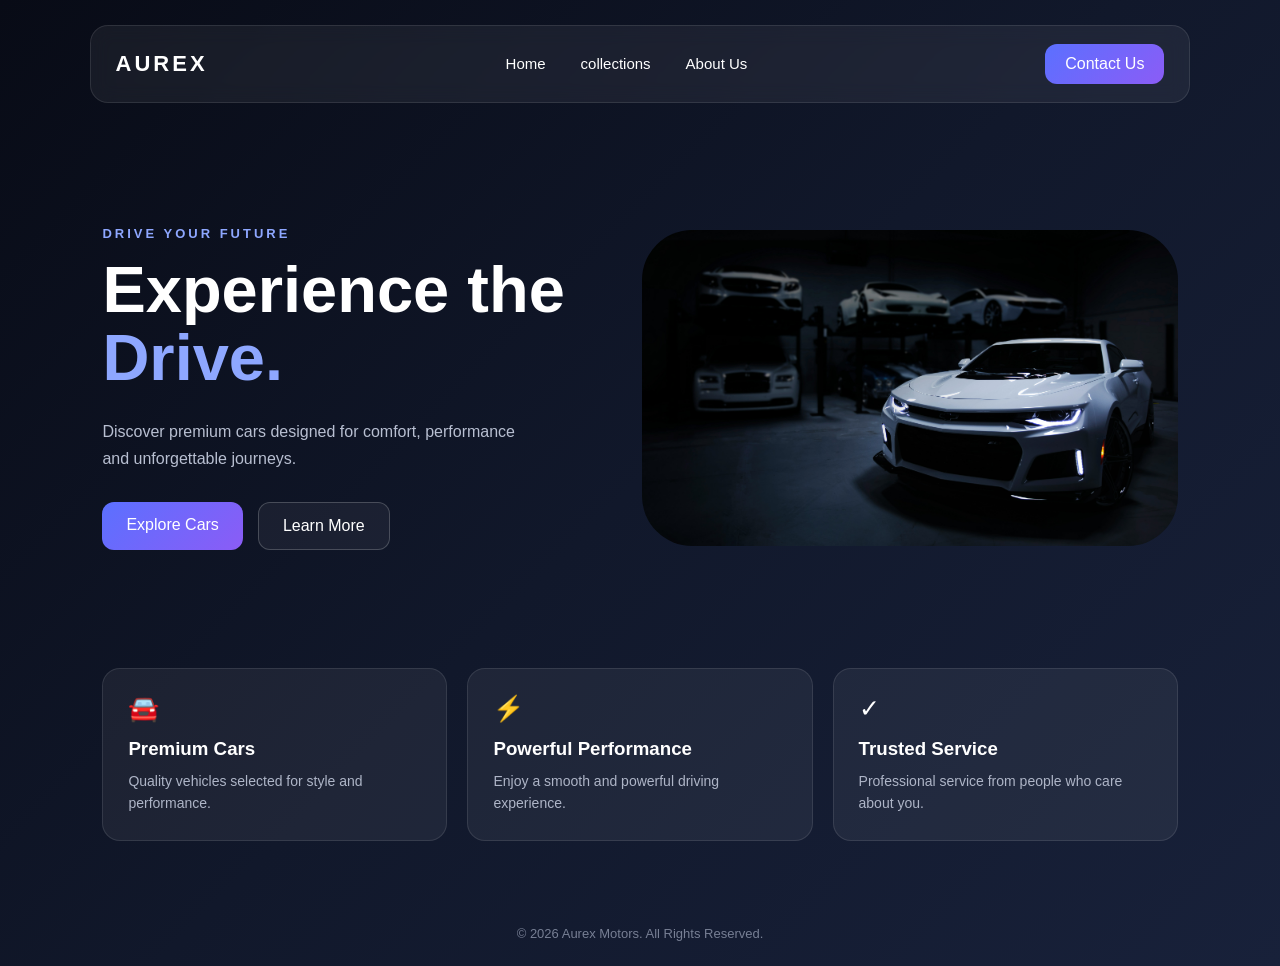
<file: car-website/index.html>
<!DOCTYPE html>
<html lang="en">
<head>
    <meta charset="UTF-8">
    <meta name="viewport" content="width=device-width, initial-scale=1.0">
    <title>Aurex Motors</title>

    <!-- CSS -->
    <link rel="stylesheet" href="style.css">
</head>

<body>

    <!-- Navigation -->
    <header>
        <nav class="navbar">
            <h2 class="logo">AUREX</h2>

            <ul class="nav-links">
                <li><a href="index.html">Home</a></li>
                <li><a href="menu.html">collections</a></li>
                <li><a href="about -cars.html">About Us</a></li>
            </ul>

            <a href="about -cars.html" class="nav-button">Contact Us</a>
        </nav>
    </header>


    <!-- Hero Section -->
    <main>
        <section class="hero">

            <div class="hero-text">
                <p class="small-text">DRIVE YOUR FUTURE</p>

                <h1>
                    Experience the
                    <span>Drive.</span>
                </h1>

                <p class="description">
                    Discover premium cars designed for comfort,
                    performance and unforgettable journeys.
                </p>

                <div class="hero-buttons">
                    <a href="menu.html" class="primary-btn">Explore Cars</a>
                    <a href="menu.html" class="secondary-btn">Learn More</a>
                </div>
            </div>

            <div class="hero-car">
                <img class="hero-car-image" src="car.png" alt="Luxury car">
            </div>

        </section>


        <!-- Features -->
        <section class="features">

            <div class="feature-card">
                <div class="icon">🚘</div>
                <h3>Premium Cars</h3>
                <p>Quality vehicles selected for style and performance.</p>
            </div>

            <div class="feature-card">
                <div class="icon">⚡</div>
                <h3>Powerful Performance</h3>
                <p>Enjoy a smooth and powerful driving experience.</p>
            </div>

            <div class="feature-card">
                <div class="icon">✓</div>
                <h3>Trusted Service</h3>
                <p>Professional service from people who care about you.</p>
            </div>

        </section>

    </main>


    <!-- Footer -->
    <footer>
        <p>© 2026 Aurex Motors. All Rights Reserved.</p>
    </footer>

</body>
</html>
</file>
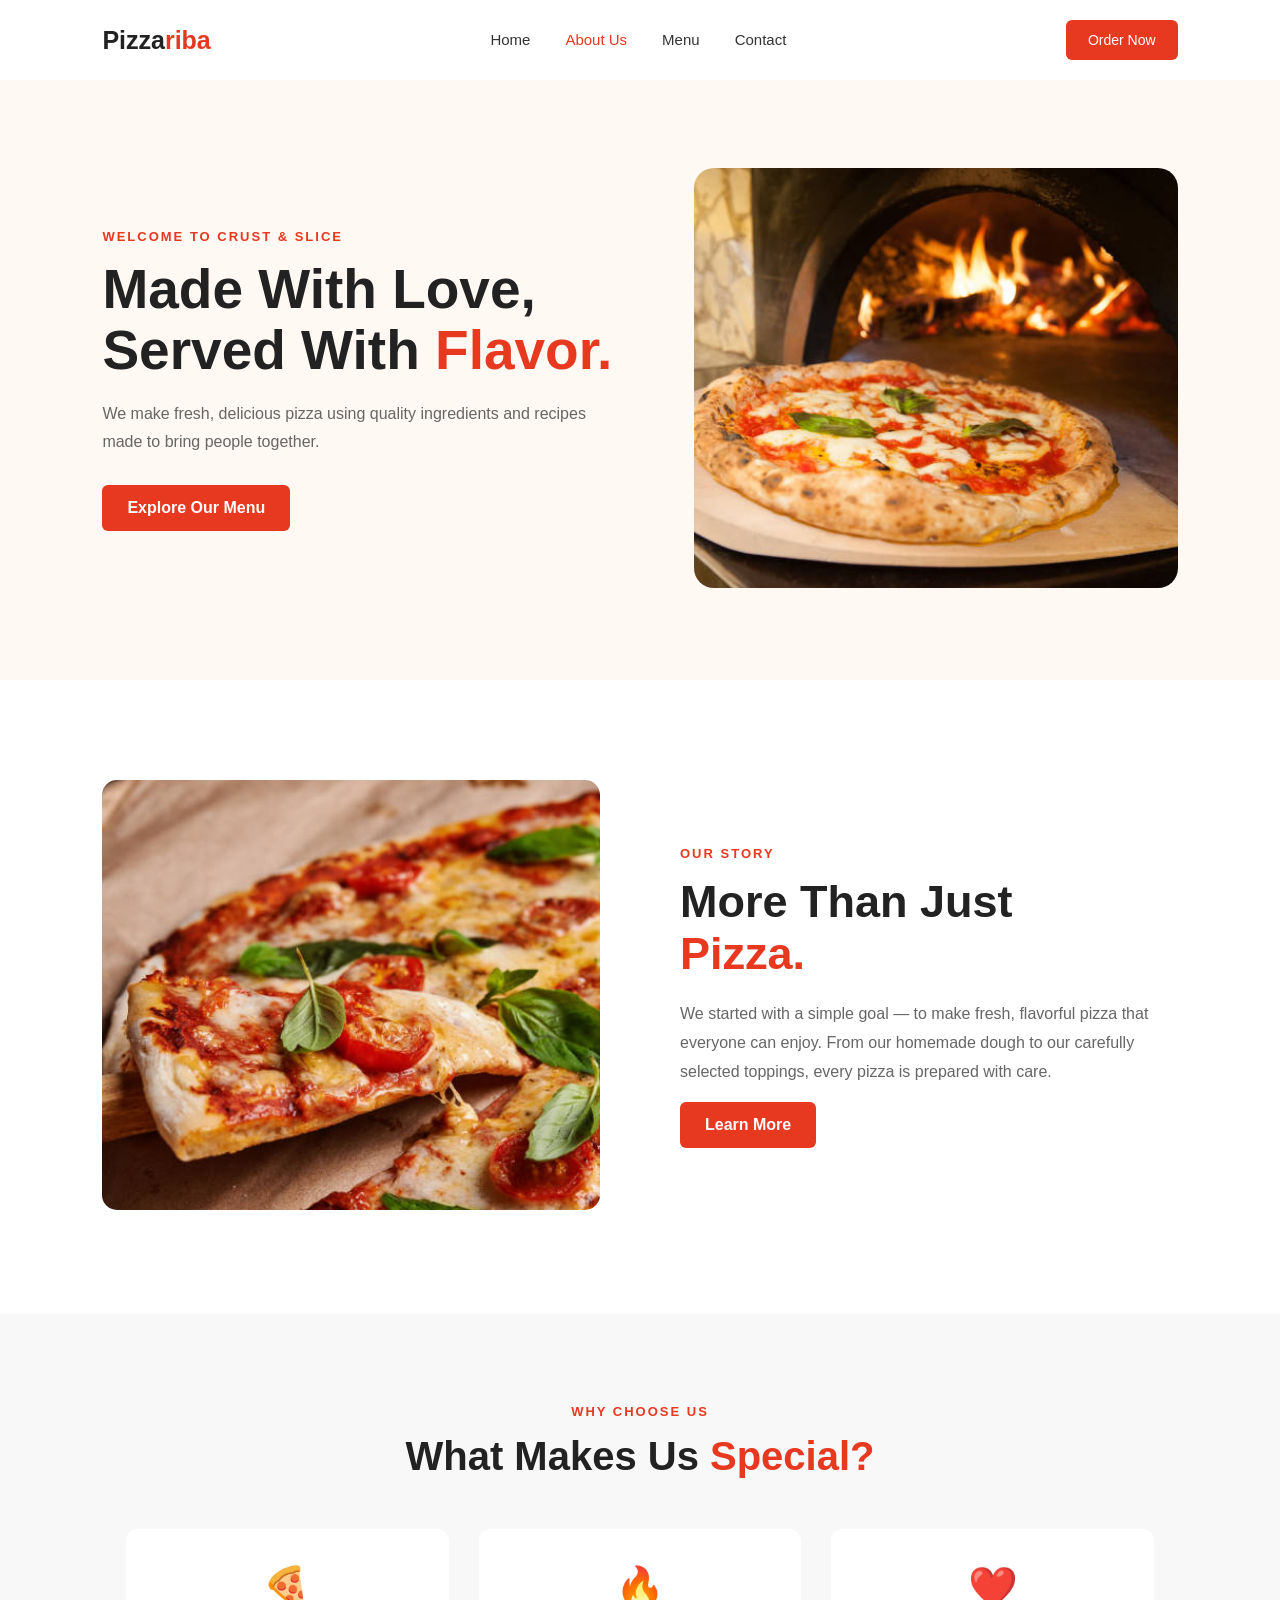
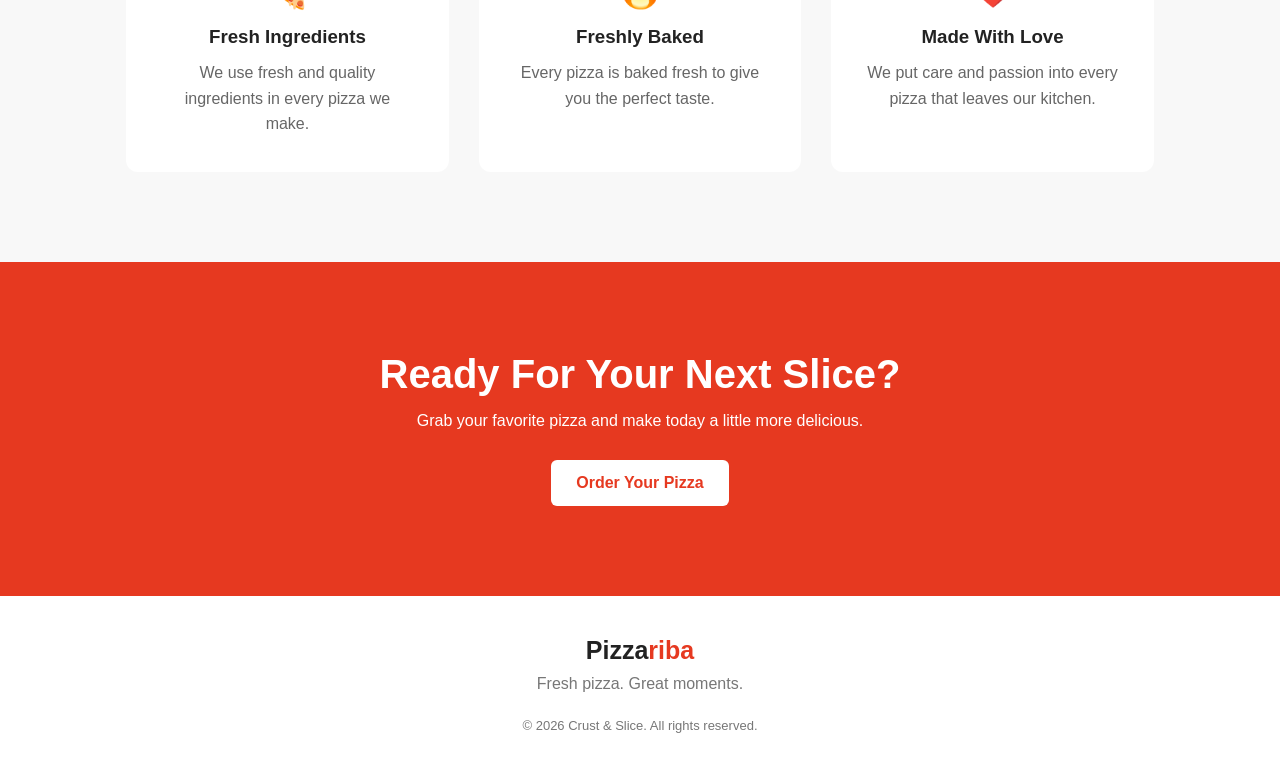
<file: about.html>
<!DOCTYPE html>
<html lang="en">
<head>
    <meta charset="UTF-8">
    <meta name="viewport" content="width=device-width, initial-scale=1.0">
    <title>About Us</title>
    <link rel="stylesheet" href="style.css">
</head>

<body>

    <!-- Navigation -->
    <nav>
        <div class="logo">Pizza<span>riba</span></div>

        <ul>
            <li><a href="#">Home</a></li>
            <li><a href="#" class="active">About Us</a></li>
            <li><a href="#">Menu</a></li>
            <li><a href="#">Contact</a></li>
        </ul>

        <a href="#" class="order-btn">Order Now</a>
    </nav>


    <!-- Hero Section -->
    <section class="hero">

        <div class="hero-text">
            <p class="small-title">WELCOME TO CRUST & SLICE</p>

            <h1>Made With Love,<br>Served With <span>Flavor.</span></h1>

            <p>
                We make fresh, delicious pizza using quality ingredients
                and recipes made to bring people together.
            </p>

            <a href="#" class="main-btn">Explore Our Menu</a>
        </div>

        <div class="hero-image">
            <img src="pizza.jpg" alt="Fresh pizza">
        </div>

    </section>


    <!-- About Section -->
    <section class="about">

        <div class="about-image">
            <img src="pizza-chef.jpg" alt="Pizza being prepared">
        </div>

        <div class="about-text">
            <p class="small-title">OUR STORY</p>

            <h2>More Than Just<br><span>Pizza.</span></h2>

            <p>
                <!-- At Crust & Slice, we believe that pizza is more than just
                food. It's something that brings friends, families, and
                communities together. -->
            </p>

            <p>
                We started with a simple goal — to make fresh, flavorful
                pizza that everyone can enjoy. From our homemade dough to
                our carefully selected toppings, every pizza is prepared
                with care.
            </p>

            <a href="#" class="main-btn">Learn More</a>
        </div>

    </section>


    <!-- Features -->
    <section class="features">

        <div class="section-heading">
            <p class="small-title">WHY CHOOSE US</p>
            <h2>What Makes Us <span>Special?</span></h2>
        </div>

        <div class="feature-container">

            <div class="feature">
                <div class="icon">🍕</div>
                <h3>Fresh Ingredients</h3>
                <p>
                    We use fresh and quality ingredients in every pizza we make.
                </p>
            </div>

            <div class="feature">
                <div class="icon">🔥</div>
                <h3>Freshly Baked</h3>
                <p>
                    Every pizza is baked fresh to give you the perfect taste.
                </p>
            </div>

            <div class="feature">
                <div class="icon">❤️</div>
                <h3>Made With Love</h3>
                <p>
                    We put care and passion into every pizza that leaves our kitchen.
                </p>
            </div>

        </div>

    </section>


    <!-- CTA -->
    <section class="cta">

        <h2>Ready For Your Next Slice?</h2>

        <p>
            Grab your favorite pizza and make today a little more delicious.
        </p>

        <a href="#" class="main-btn">Order Your Pizza</a>

    </section>


    <!-- Footer -->
    <footer>
        <div class="logo">Pizza<span>riba</span></div>

        <p>Fresh pizza. Great moments.</p>

        <p class="copyright">
            © 2026 Crust & Slice. All rights reserved.
        </p>
    </footer>

</body>
</html>
</file>
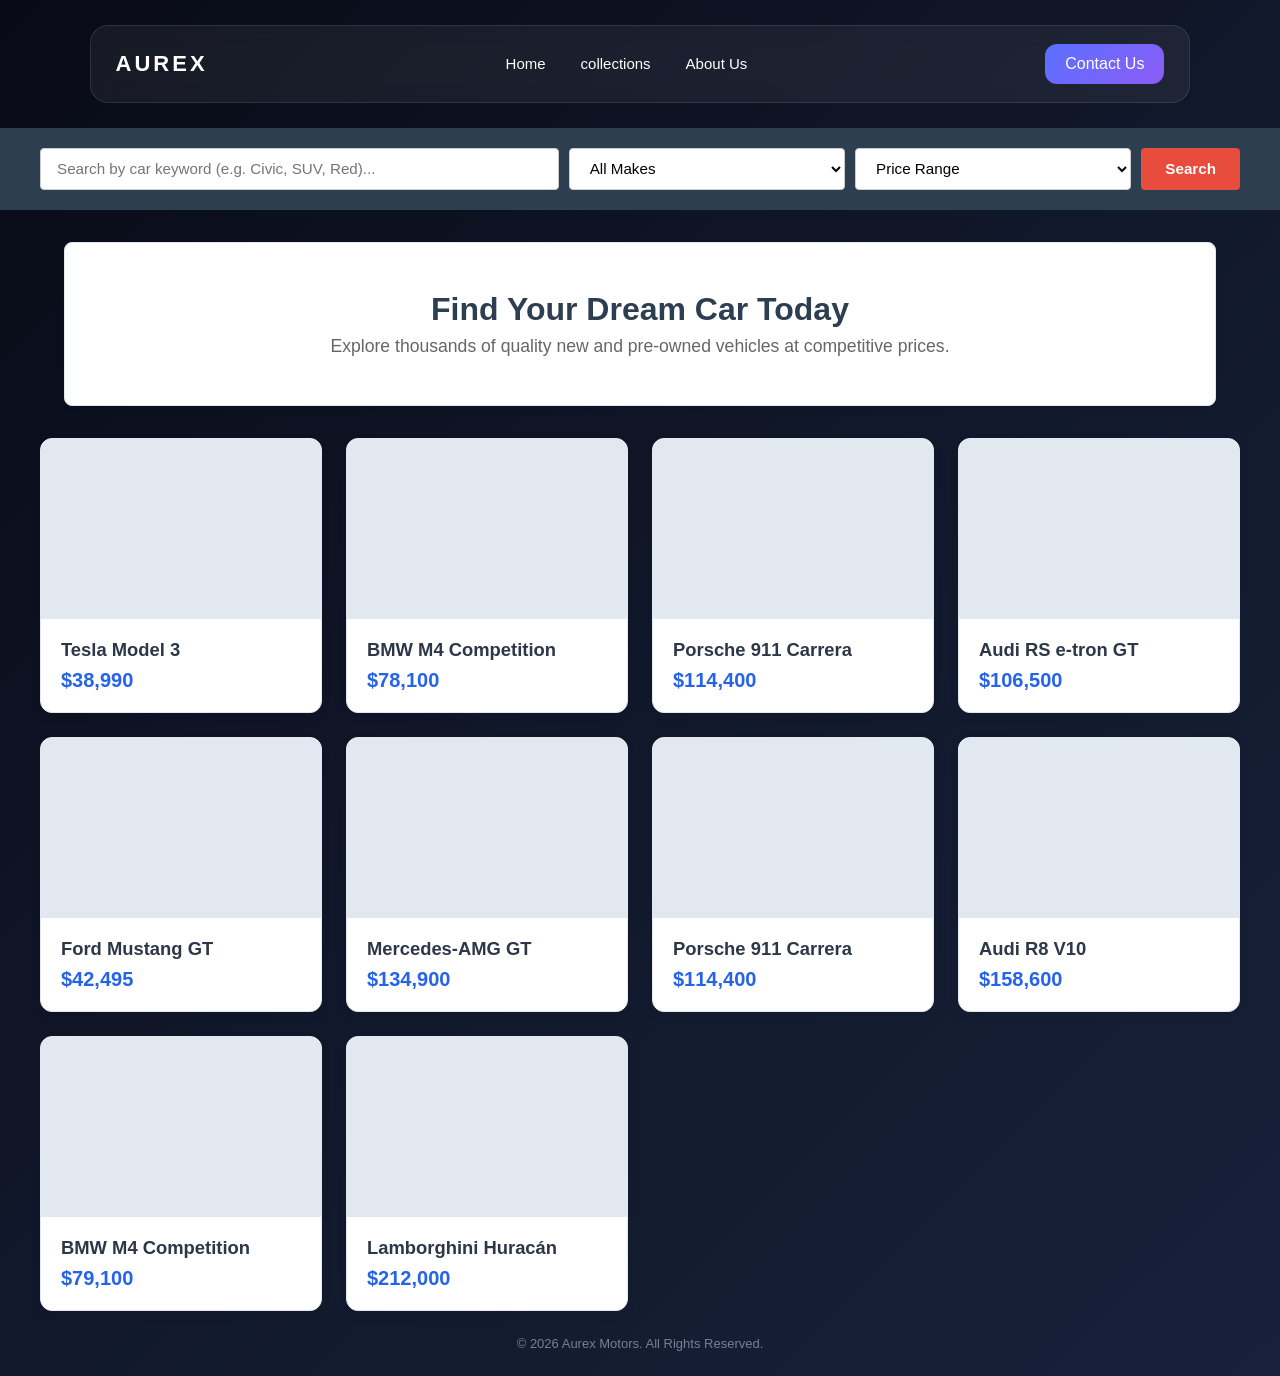
<file: car-website/menu.html>
<!DOCTYPE html>
<html lang="en">
<head>
    <meta charset="UTF-8">
    <meta name="viewport" content="width=device-width, initial-scale=1.0">
    <title>Aurex Autos - Menu</title>
    <link rel="stylesheet" href="menu.css">
</head>
<body>

    <!-- <header>
        <nav class="navbar">
            <a href="#" class="logo">
                🏎️ Aurex<span>Autos</span>
            </a>
            <ul class="nav-menu" id="navMenu">                
                <li class="nav-item"><a href="#">Inventory</a></li>
                <li class="nav-item"><a href="#">Buy</a></li>
                <li class="nav-item"><a href="#">Sell</a></li>                
            </ul>
            <button class="hamburger" id="hamburger" aria-label="Toggle navigation menu">
                <span class="bar"></span>
                <span class="bar"></span>
                <span class="bar"></span>
            </button>
        </nav>
    </header> -->
<header>
        <nav class="navbar">
            <h2 class="logo">AUREX</h2>

            <ul class="nav-links">
                <li><a href="index.html">Home</a></li>
                <li><a href="menu.html">collections</a></li>
                <li><a href="about -cars.html">About Us</a></li>
            </ul>

            <a href="about -cars.html" class="nav-button">Contact Us</a>
        </nav>
    </header>


    <section class="search-section">
        <form class="search-container" id="searchForm" onsubmit="handleSearch(event)">
            <input type="text" class="search-input" id="searchInput" placeholder="Search by car keyword (e.g. Civic, SUV, Red)...">
            
            <select class="filter-select" id="makeFilter">
                <option value="">All Makes</option>
                <option value="toyota">Toyota</option>
                <option value="honda">Honda</option>
                <option value="ford">Ford</option>
                <option value="bmw">BMW</option>
                <option value="audi">Audi</option>
            </select>

            <select class="filter-select" id="priceFilter">
                <option value="">Price Range</option>
                <option value="under10k">Under $10,000</option>
                <option value="10k-25k">$10,000 - $25,000</option>
                <option value="25k-50k">$25,000 - $50,000</option>
                <option value="over50k">Over $50,000</option>
            </select>

            <button type="submit" class="search-btn">Search</button>
        </form>
    </section>

    <main class="content">
        <div class="hero-banner">
            <h1>Find Your Dream Car Today</h1>
            <p>Explore thousands of quality new and pre-owned vehicles at competitive prices.</p>
        </div>
    </main>
    <main class="car-grid" id="carGrid">
        <!-- Car cards dynamically generated by JavaScript -->
    </main>
    <footer>
        <p>© 2026 Aurex Motors. All Rights Reserved.</p>
    </footer>
    <script src="menu.js"></script>
</body>
</html>
</file>
<file: car-website/style.css>
* {
    margin: 0;
    padding: 0;
    box-sizing: border-box;
}

body {
    font-family: Arial, sans-serif;
    color: white;

    /* Gradient background */
    background: linear-gradient(
        135deg,
        #080b16,
        #11182b,
        #18213a
    );

    min-height: 100vh;
}


/* ---------------- NAVBAR ---------------- */

header {
    padding: 25px 7%;
}

.navbar {
    display: flex;
    align-items: center;
    justify-content: space-between;

    padding: 18px 25px;

    background: rgba(255, 255, 255, 0.06);
    border: 1px solid rgba(255, 255, 255, 0.1);

    border-radius: 18px;

    backdrop-filter: blur(10px);
}

.logo {
    font-size: 22px;
    letter-spacing: 3px;
}

.nav-links {
    display: flex;
    list-style: none;
    gap: 35px;
}

.nav-links a {
    color: #ffffff;
    text-decoration: none;
    font-size: 15px;

    transition: 0.3s;
}

.nav-links a:hover {
    color: #8ea7ff;
}

.nav-button {
    text-decoration: none;
    color: white;

    padding: 11px 20px;

    border-radius: 12px;

    background: linear-gradient(
        135deg,
        #5b70ff,
        #8b5cf6
    );

    transition: 0.3s;
}

.nav-button:hover {
    transform: translateY(-2px);
    box-shadow: 0 8px 20px rgba(91, 112, 255, 0.3);
}


/* ---------------- HERO ---------------- */

.hero {
    min-height: 520px;

    display: flex;
    align-items: center;
    justify-content: space-between;

    padding: 50px 8%;

    gap: 40px;
}

.hero-text {
    max-width: 500px;
}

.small-text {
    color: #8ea7ff;
    font-size: 13px;
    font-weight: bold;

    letter-spacing: 3px;

    margin-bottom: 15px;
}

.hero h1 {
    font-size: 65px;
    line-height: 1.05;

    margin-bottom: 25px;
}

.hero h1 span {
    color: #8ea7ff;
}

.description {
    color: #b8bfd1;
    line-height: 1.7;

    max-width: 430px;

    margin-bottom: 30px;
}


/* ---------------- BUTTONS ---------------- */

.hero-buttons {
    display: flex;
    gap: 15px;
}

.primary-btn,
.secondary-btn {
    text-decoration: none;

    padding: 14px 24px;

    border-radius: 12px;

    transition: 0.3s;
}

.primary-btn {
    color: white;

    background: linear-gradient(
        135deg,
        #5b70ff,
        #8b5cf6
    );
}

.secondary-btn {
    color: white;

    border: 1px solid rgba(255, 255, 255, 0.2);

    background: rgba(255, 255, 255, 0.05);
}

.primary-btn:hover,
.secondary-btn:hover {
    transform: translateY(-3px);
}

.primary-btn:hover {
    box-shadow: 0 10px 25px rgba(91, 112, 255, 0.3);
}

.secondary-btn:hover {
    background: rgba(255, 255, 255, 0.1);
}


/* ---------------- CAR IMAGE ---------------- */

.hero-car {
    width: 50%;

    display: flex;
    justify-content: center;
}
.hero-car-image{
border-radius: 50px;
}

.hero-car img {
    width: 100%;
    max-width: 650px;

    transition: 0.5s;
}

.hero-car img:hover {
    transform: scale(1.03);
}


/* ---------------- FEATURES ---------------- */

.features {
    display: flex;
    gap: 20px;

    padding: 20px 8% 60px;
}

.feature-card {
    flex: 1;

    padding: 25px;

    background: rgba(255, 255, 255, 0.06);

    border: 1px solid rgba(255, 255, 255, 0.1);

    border-radius: 18px;

    transition: 0.3s;
}

.feature-card:hover {
    transform: translateY(-6px);

    background: rgba(255, 255, 255, 0.09);
}

.icon {
    font-size: 25px;

    margin-bottom: 15px;
}

.feature-card h3 {
    margin-bottom: 10px;
}

.feature-card p {
    color: #aeb5c7;
    font-size: 14px;
    line-height: 1.6;
}


/* ---------------- FOOTER ---------------- */

footer {
    text-align: center;

    padding: 25px;

    color: #777f94;

    font-size: 13px;
}


/* ---------------- MOBILE ---------------- */

@media (max-width: 800px) {

    .nav-links {
        gap: 15px;
    }

    .nav-button {
        display: none;
    }

    .hero {
        flex-direction: column;
        text-align: center;

        padding-top: 40px;
    }

    .hero h1 {
        font-size: 48px;
    }

    .description {
        margin: 0 auto 30px;
    }

    .hero-buttons {
        justify-content: center;
    }

    .hero-car {
        width: 100%;
    }
    .features {
        flex-direction: column;
    }
}
</file>
<file: style.css>
* {
    margin: 0;
    padding: 0;
    box-sizing: border-box;
}

body {
    font-family: Arial, sans-serif;
    color: #222;
    background: #fff;
}


/* Navigation */

nav {
    height: 80px;
    display: flex;
    align-items: center;
    justify-content: space-between;
    padding: 0 8%;
    background: white;
}

.logo {
    font-size: 25px;
    font-weight: bold;
}

.logo span {
    color: #e63920;
}

nav ul {
    display: flex;
    list-style: none;
    gap: 35px;
}

nav ul li a {
    text-decoration: none;
    color: #333;
    font-size: 15px;
}

nav ul li a:hover,
nav ul li .active {
    color: #e63920;
}

.order-btn {
    text-decoration: none;
    color: white;
    background: #e63920;
    padding: 12px 22px;
    border-radius: 6px;
    font-size: 14px;
}


/* Hero */

.hero {
    min-height: 600px;
    display: flex;
    align-items: center;
    justify-content: space-between;
    padding: 60px 8%;
    background: #fff8f3;
}

.hero-text {
    width: 48%;
}

.small-title {
    color: #e63920;
    font-size: 13px;
    font-weight: bold;
    letter-spacing: 2px;
    margin-bottom: 15px;
}

.hero h1 {
    font-size: 55px;
    line-height: 1.1;
    margin-bottom: 20px;
}

.hero h1 span,
.about-text h2 span,
.section-heading h2 span {
    color: #e63920;
}

.hero-text > p:not(.small-title) {
    color: #666;
    line-height: 1.7;
    max-width: 500px;
    margin-bottom: 30px;
}

.main-btn {
    display: inline-block;
    text-decoration: none;
    color: white;
    background: #e63920;
    padding: 14px 25px;
    border-radius: 6px;
    font-weight: bold;
}

.main-btn:hover,
.order-btn:hover {
    background: #c92f1a;
}


/* Hero Image */

.hero-image {
    width: 45%;
}

.hero-image img {
    width: 100%;
    height: 420px;
    object-fit: cover;
    border-radius: 20px;
}


/* About */

.about {
    display: flex;
    align-items: center;
    gap: 80px;
    padding: 100px 8%;
}

.about-image {
    width: 50%;
}

.about-image img {
    width: 100%;
    height: 430px;
    object-fit: cover;
    border-radius: 15px;
}

.about-text {
    width: 50%;
}

.about-text h2 {
    font-size: 45px;
    margin-bottom: 20px;
}

.about-text p:not(.small-title) {
    color: #666;
    line-height: 1.8;
    margin-bottom: 15px;
}


/* Features */

.features {
    padding: 90px 8%;
    background: #f8f8f8;
    text-align: center;
}

.section-heading h2 {
    font-size: 40px;
    margin-bottom: 50px;
}

.feature-container {
    display: flex;
    justify-content: center;
    gap: 30px;
}

.feature {
    background: white;
    padding: 35px;
    border-radius: 12px;
    width: 30%;
}

.icon {
    font-size: 40px;
    margin-bottom: 15px;
}

.feature h3 {
    margin-bottom: 12px;
}

.feature p {
    color: #666;
    line-height: 1.6;
}


/* CTA */

.cta {
    text-align: center;
    padding: 90px 20px;
    background: #e63920;
    color: white;
}

.cta h2 {
    font-size: 40px;
    margin-bottom: 15px;
}

.cta p {
    margin-bottom: 30px;
}

.cta .main-btn {
    background: white;
    color: #e63920;
}


/* Footer */

footer {
    text-align: center;
    padding: 40px 20px;
}

footer p {
    color: #777;
    margin-top: 10px;
}

footer .copyright {
    font-size: 13px;
    margin-top: 25px;
}


/* Mobile */

@media (max-width: 768px) {

    nav {
        padding: 0 5%;
    }

    nav ul {
        display: none;
    }

    .hero,
    .about {
        flex-direction: column;
        padding: 60px 5%;
    }

    .hero-text,
    .hero-image,
    .about-text,
    .about-image {
        width: 100%;
    }

    .hero h1 {
        font-size: 40px;
    }

    .hero-image img,
    .about-image img {
        height: 300px;
    }

    .feature-container {
        flex-direction: column;
    }

    .feature {
        width: 100%;
    }

    .section-heading h2 {
        font-size: 32px;
    }

    .cta h2 {
        font-size: 32px;
    }
}
</file>
<file: car-website/menu.css>
* {
    box-sizing: border-box;
    margin: 0;
    padding: 0;
    font-family: 'Segoe UI', Tahoma, Geneva, Verdana, sans-serif;
}

/* body {
    background-color: #f4f6f8;
    color: #333;
    min-height: 100vh;
} */
body {
    font-family: Arial, sans-serif;
    color: white;

    /* Gradient background */
    background: linear-gradient(
        135deg,
        #080b16,
        #11182b,
        #18213a
    );

    min-height: 100vh;
}
/* header {
    background-color: #1a252f;
    color: #ffffff;
    position: sticky;
    top: 0;
    z-index: 1000;
    box-shadow: 0 2px 10px rgba(0,0,0,0.15);
}

.navbar {
    display: flex;
    justify-content: space-between;
    align-items: center;
    max-width: 1200px;
    margin: 0 auto;
    padding: 1rem 1.5rem;
}

.logo {
    font-size: 1.5rem;
    font-weight: bold;
    color: #ffffff;
    text-decoration: none;
    display: flex;
    align-items: center;
    gap: 8px;
}

.logo span {
    color: #e74c3c;
}

.nav-menu {
    display: flex;
    list-style: none;
    gap: 1.5rem;
    align-items: center;
}

.nav-item a {
    color: #ecf0f1;
    text-decoration: none;
    font-size: 1rem;
    font-weight: 500;
    transition: color 0.2s ease;
    padding: 0.5rem 0;
}

.nav-item a:hover, 
.nav-item a.active {
    color: #e74c3c;
    border-bottom: 2px solid #e74c3c;
}

.hamburger {
    display: none;
    cursor: pointer;
    background: none;
    border: none;
    outline: none;
    flex-direction: column;
    gap: 5px;
} */

.hamburger {
    display: none;
    cursor: pointer;
    background: none;
    border: none;
    outline: none;
    flex-direction: column;
    gap: 5px;
} 

header {
    padding: 25px 7%;
}

.navbar {
    display: flex;
    align-items: center;
    justify-content: space-between;

    padding: 18px 25px;

    background: rgba(255, 255, 255, 0.06);
    border: 1px solid rgba(255, 255, 255, 0.1);

    border-radius: 18px;

    backdrop-filter: blur(10px);
}

.logo {
    font-size: 22px;
    letter-spacing: 3px;
}

.nav-links {
    display: flex;
    list-style: none;
    gap: 35px;
}

.nav-links a {
    color: #ffffff;
    text-decoration: none;
    font-size: 15px;

    transition: 0.3s;
}

.nav-links a:hover {
    color: #8ea7ff;
}

.nav-button {
    text-decoration: none;
    color: white;

    padding: 11px 20px;

    border-radius: 12px;

    background: linear-gradient(
        135deg,
        #5b70ff,
        #8b5cf6
    );

    transition: 0.3s;
}

.nav-button:hover {
    transform: translateY(-2px);
    box-shadow: 0 8px 20px rgba(91, 112, 255, 0.3);
}



.hamburger .bar {
    width: 25px;
    height: 3px;
    background-color: #ffffff;
    border-radius: 2px;
    transition: all 0.3s ease;
}

.search-section {
    background-color: #2c3e50;
    padding: 1.25rem 1.5rem;
}

.search-container {
    max-width: 1200px;
    margin: 0 auto;
    display: flex;
    gap: 10px;
    flex-wrap: wrap;
}

.search-input, .filter-select {
    padding: 0.65rem 1rem;
    border: 1px solid #ccc;
    border-radius: 4px;
    font-size: 0.95rem;
    outline: none;
}

.search-input {
    flex: 2;
    min-width: 200px;
}

.filter-select {
    flex: 1;
    min-width: 140px;
    background-color: #fff;
    cursor: pointer;
}

.search-btn {
    padding: 0.65rem 1.5rem;
    background-color: #e74c3c;
    color: #fff;
    border: none;
    border-radius: 4px;
    font-size: 0.95rem;
    font-weight: 600;
    cursor: pointer;
    transition: background-color 0.2s ease;
}

.search-btn:hover {
    background-color: #c0392b;
}

.content {
    max-width: 1200px;
    margin: 2rem auto;
    padding: 0 1.5rem;
}

.hero-banner {
    background: #ffffff;
    border-radius: 8px;
    padding: 3rem 2rem;
    text-align: center;
    border: 1px solid #e2e8f0;
    box-shadow: 0 4px 6px rgba(0,0,0,0.05);
}

.hero-banner h1 {
    font-size: 2rem;
    color: #2c3e50;
    margin-bottom: 0.5rem;
}

.hero-banner p {
    color: #666;
    font-size: 1.1rem;
}

@media (max-width: 768px) {
    .hamburger {
        display: flex;
    }

    .nav-menu {
        position: fixed;
        left: -100%;
        top: 61px;
        flex-direction: column;
        background-color: #1a252f;
        width: 100%;
        text-align: center;
        transition: 0.3s;
        box-shadow: 0 10px 10px rgba(0, 0, 0, 0.1);
        padding: 1.5rem 0;
        gap: 1.5rem;
    }

    .nav-menu.active {
        left: 0;
    }

    /* Hamburger animation */
    .hamburger.active .bar:nth-child(2) {
        opacity: 0;
    }

    .hamburger.active .bar:nth-child(1) {
        transform: translateY(8px) rotate(45deg);
    }

    .hamburger.active .bar:nth-child(3) {
        transform: translateY(-8px) rotate(-45deg);
    }

    .search-container {
        flex-direction: column;
    }

    .search-input, .filter-select, .search-btn {
        width: 100%;
    }
}

.car-grid {
    display: grid;
    grid-template-columns: repeat(auto-fill, minmax(280px, 1fr));
    gap: 1.5rem;
    max-width: 1200px;
    margin: 0 auto;
}

.car-card {
    background-color: #ffffff;
    border-radius: 12px;
    overflow: hidden;
    box-shadow: 0 4px 12px rgba(0, 0, 0, 0.05);
    transition: transform 0.2s ease, box-shadow 0.2s ease;
    display: flex;
    flex-direction: column;
    border: 1px solid #e2e8f0;
}

.car-card:hover {
    transform: translateY(-4px);
    box-shadow: 0 8px 20px rgba(0, 0, 0, 0.1);
}

.image-container {
    width: 100%;
    height: 180px;
    background-color: #e2e8f0;
    overflow: hidden;
}

.car-image {
    width: 100%;
    height: 100%;
    object-fit: cover;
    display: block;
}

.car-details {
    padding: 1.25rem;
    display: flex;
    flex-direction: column;
    justify-content: space-between;
    flex-grow: 1;
}

.car-name {
    font-size: 1.15rem;
    font-weight: 600;
    color: #2d3748;
    margin-bottom: 0.5rem;
}

.car-price {
    font-size: 1.25rem;
    font-weight: 700;
    color: #2563eb;
}

footer {
    text-align: center;

    padding: 25px;

    color: #777f94;

    font-size: 13px;
}
</file>
